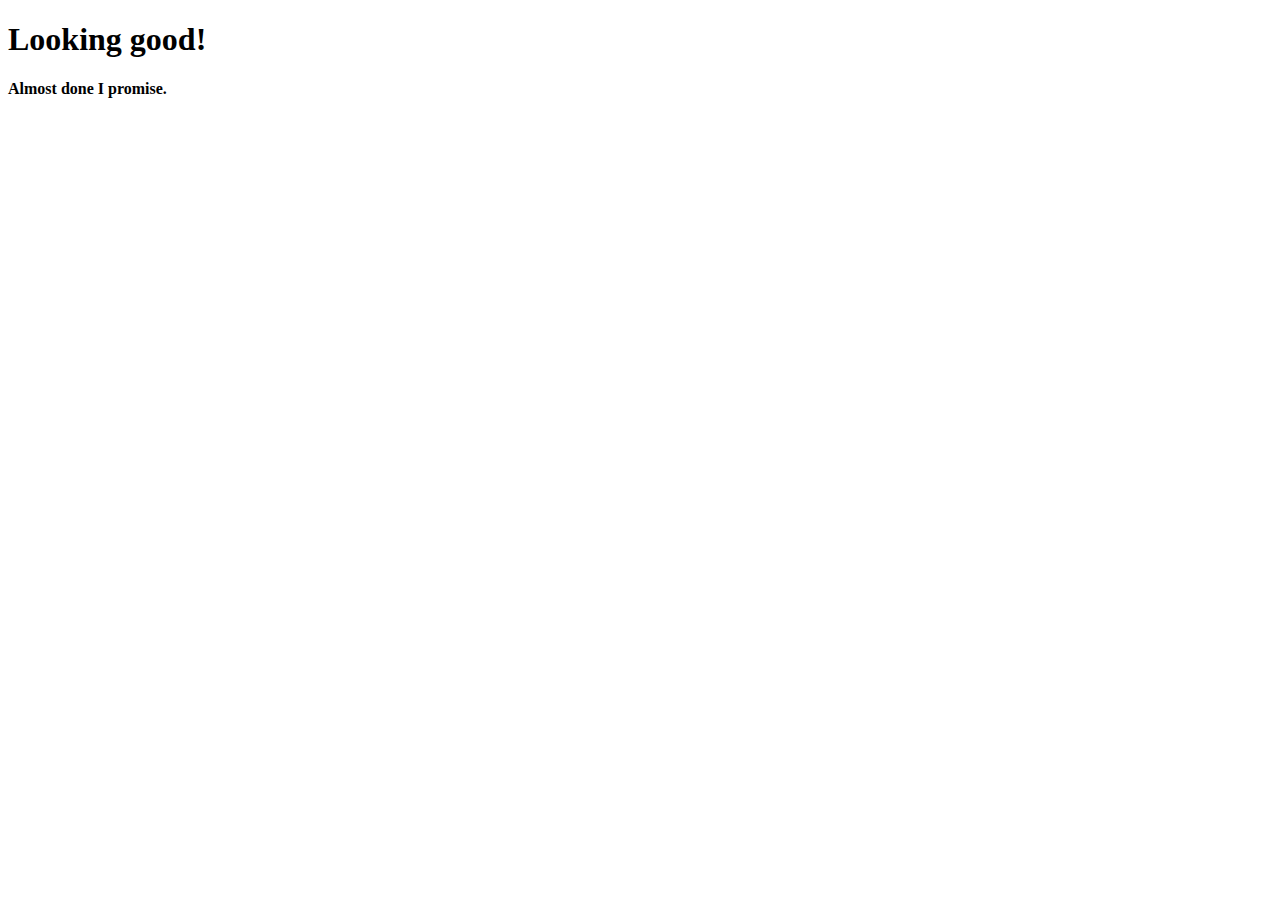
<file: a00/index.html>
<!DOCTYPE html>
<html lang="en">

<head>
    <meta charset="UTF-8">
    <meta name="viewport" content="width=device-width, initial-scale=1.0">
    <title>Assignment 0 test!</title>
</head>

<body>
    <div>
        <h1>Looking good!</h1>
        <strong>Almost done I promise.</strong>
    </div>
</body>

</html>
</file>
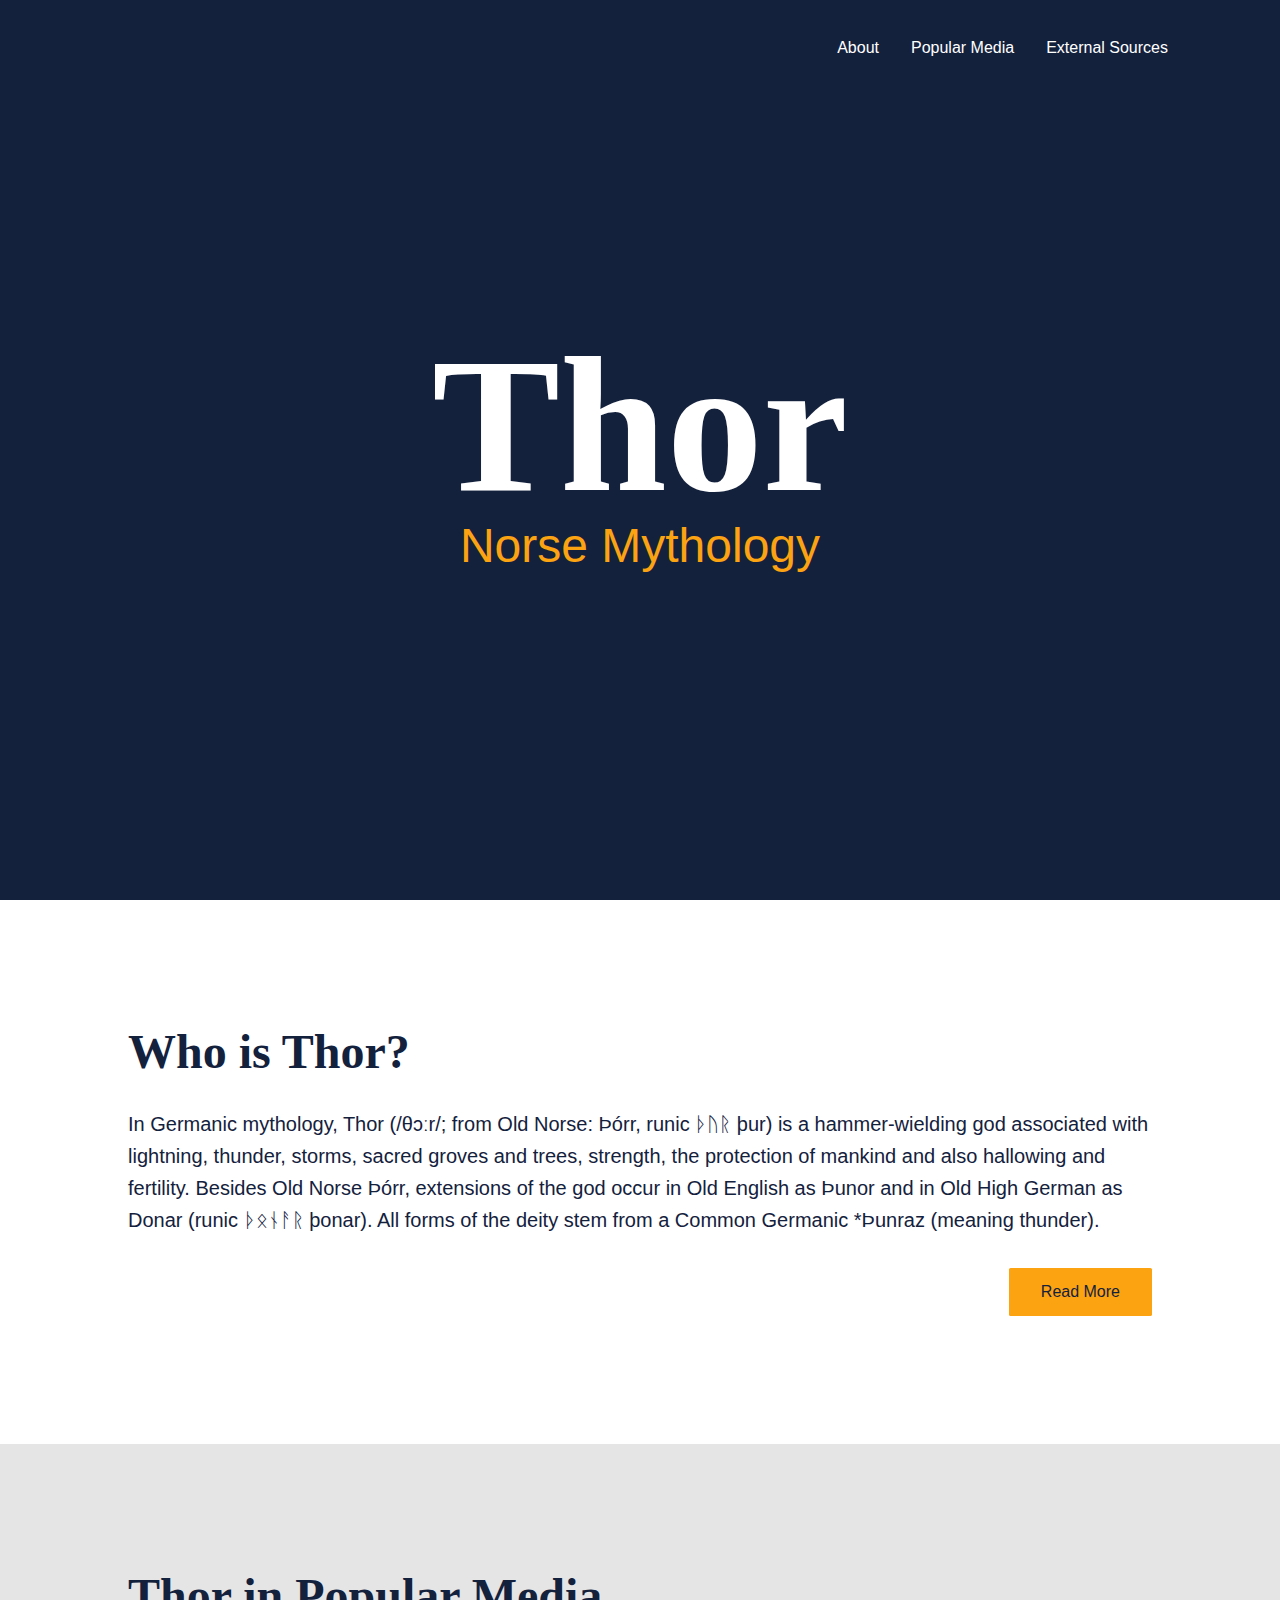
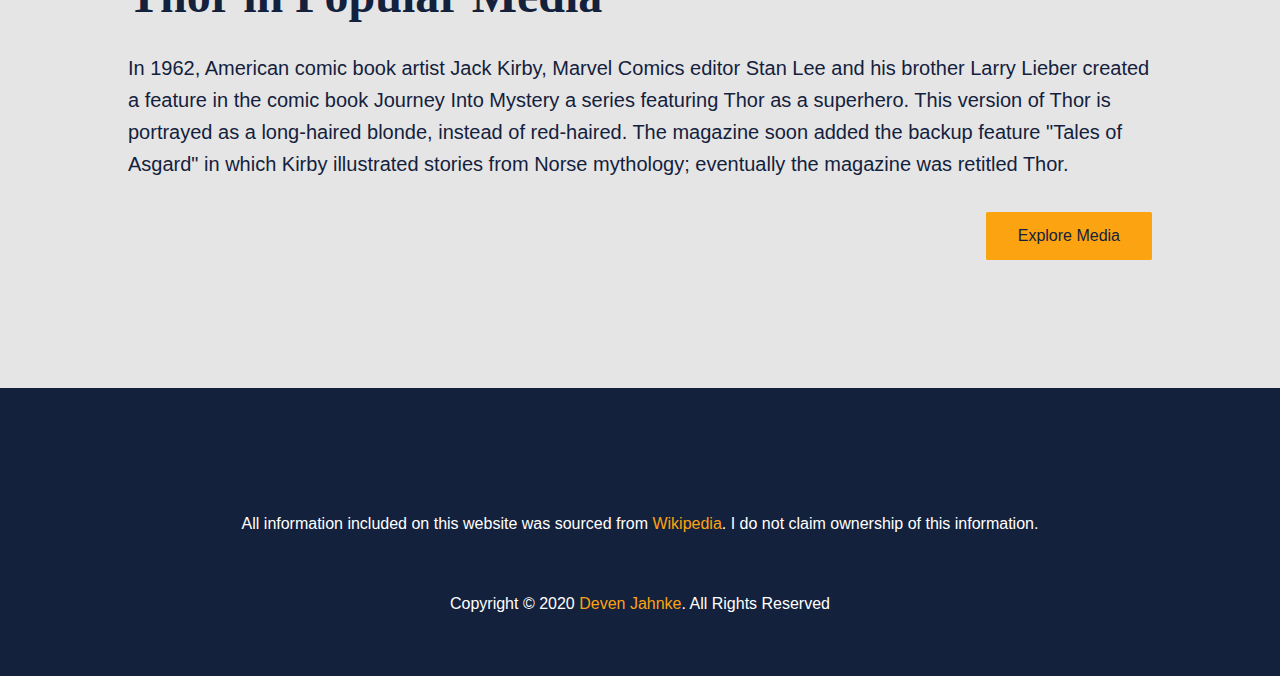
<file: a01/index.html>
<!DOCTYPE html>
<html lang="en">
<head>
    <meta charset="UTF-8">
    <meta name="viewport" content="width=device-width, initial-scale=1.0">
    <link rel="stylesheet" href="style.css">
    <title>Thor | Norse Mythology</title>
</head>
<body>
    
    <header>

        <nav>

            <ul>
                <li><a href="/about.html">About</a></li>
                <li><a href="/media.html">Popular Media</a></li>
                <li><a href="https://en.wikipedia.org/wiki/Thor">External Sources</a></li>
            </ul>

        </nav>

    </header>

    <section id="billboard">

        <h1>Thor</h1>
        <h2>Norse Mythology</h2>

    </section>

    <section class="body-section bg-light">

        <div class="wrapper">

            <h3>Who is Thor?</h3>

            <p>In Germanic mythology, Thor (/θɔːr/; from Old Norse: Þórr, runic ᚦᚢᚱ þur) is a hammer-wielding god associated with lightning, thunder, storms, sacred groves and trees, strength, the protection of mankind and also hallowing and fertility. Besides Old Norse Þórr, extensions of the god occur in Old English as Þunor and in Old High German as Donar (runic ᚦᛟᚾᚨᚱ þonar). All forms of the deity stem from a Common Germanic *Þunraz (meaning thunder).</p>

            <a href="/about.html" class="button-link">
                Read More
            </a>

        </div>

    </section>

    <section class="body-section bg-medium">

        <div class="wrapper">

            <h3>Thor in Popular Media</h3>

            <p>In 1962, American comic book artist Jack Kirby, Marvel Comics editor Stan Lee and his brother Larry Lieber created a feature in the comic book Journey Into Mystery a series featuring Thor as a superhero. This version of Thor is portrayed as a long-haired blonde, instead of red-haired. The magazine soon added the backup feature "Tales of Asgard" in which Kirby illustrated stories from Norse mythology; eventually the magazine was retitled Thor.</p>

            <a href="/media.html" class="button-link">
                Explore Media
            </a>

        </div>

    </section>

    <footer>

        <div class="wrapper">

            <p id="sources">
                All information included on this website was sourced from <a href="http://www/devendoes.com" class="accent">Wikipedia</a>. I do not claim ownership of this information. 
            </p>

            <p id="copyright">
                Copyright © 2020 <a href="http://www/devendoes.com" class="accent">Deven Jahnke</a>. All Rights Reserved 
            </p>

        </div>

    </footer>

</body>
</html>
</file>
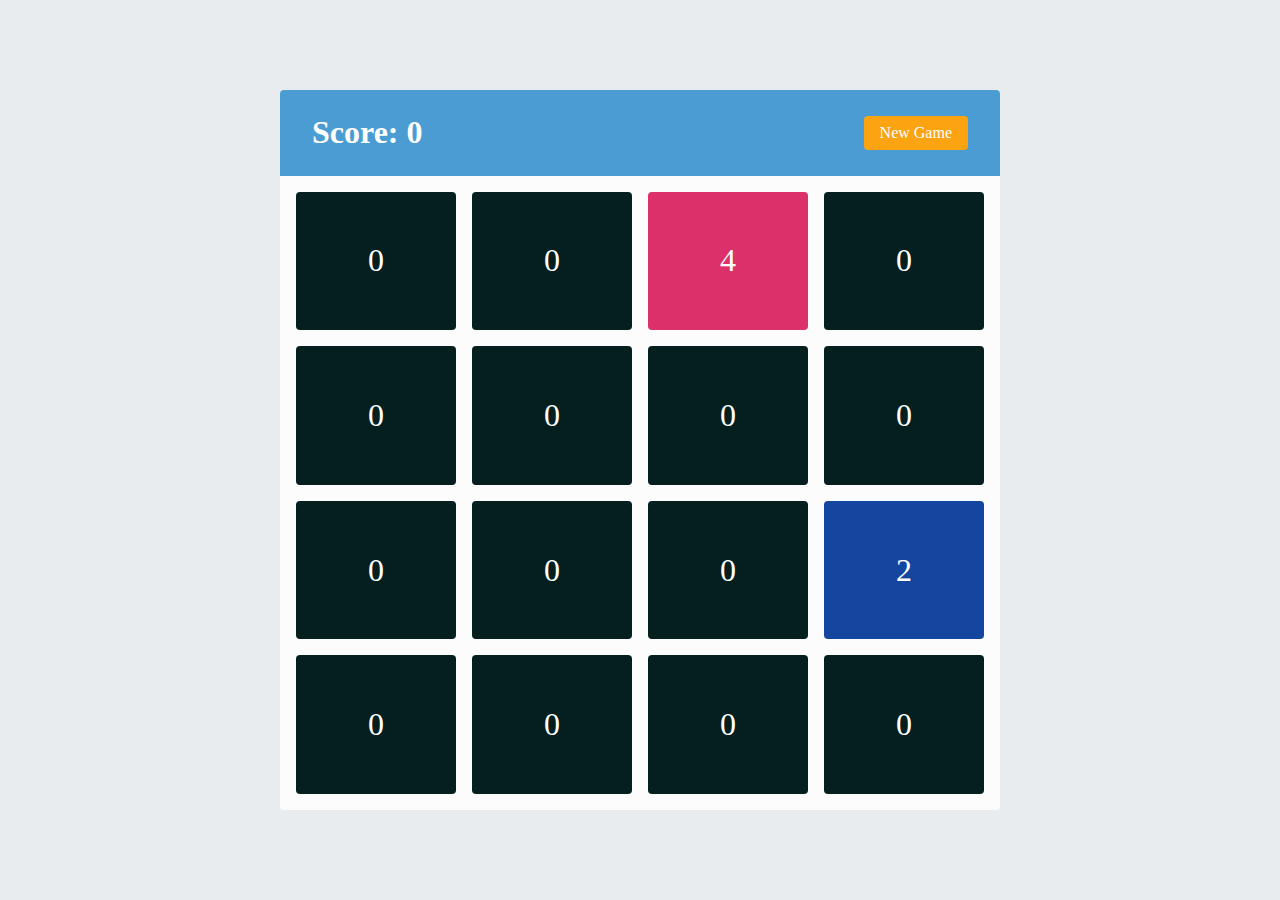
<file: a07/index.html>
<!doctype html>
<html lang="en">
<head>
    <meta charset="UTF-8">
    <meta name="viewport"
          content="width=device-width, user-scalable=no, initial-scale=1.0, maximum-scale=1.0, minimum-scale=1.0">
    <meta http-equiv="X-UA-Compatible" content="ie=edge">
    <link rel="stylesheet" href="./style.css">
    <title>2048</title>
</head>
<body>
    <div id="background">
        <section id="modal" class="hidden">
            <h1></h1>
            <p></p>
            <button class="newGame">New Game</button>
        </section>
        <section id="wrapper">
            <header>
                <h1 id="score">Score: 0</h1>
                <button class="newGame" type="button">New Game</button>
            </header>
            <article id="board">
                <div class="tile">0</div>
                <div class="tile">0</div>
                <div class="tile">0</div>
                <div class="tile">0</div>
                <div class="tile">0</div>
                <div class="tile">0</div>
                <div class="tile">0</div>
                <div class="tile">0</div>
                <div class="tile">0</div>
                <div class="tile">0</div>
                <div class="tile">0</div>
                <div class="tile">0</div>
                <div class="tile">0</div>
                <div class="tile">0</div>
                <div class="tile">0</div>
                <div class="tile">0</div>
            </article>
        </section>
    </div>
    <script src="./engine/game.js" type="module"></script>
    <script src="./app.js" type="module"></script>
</body>
</html>
</file>
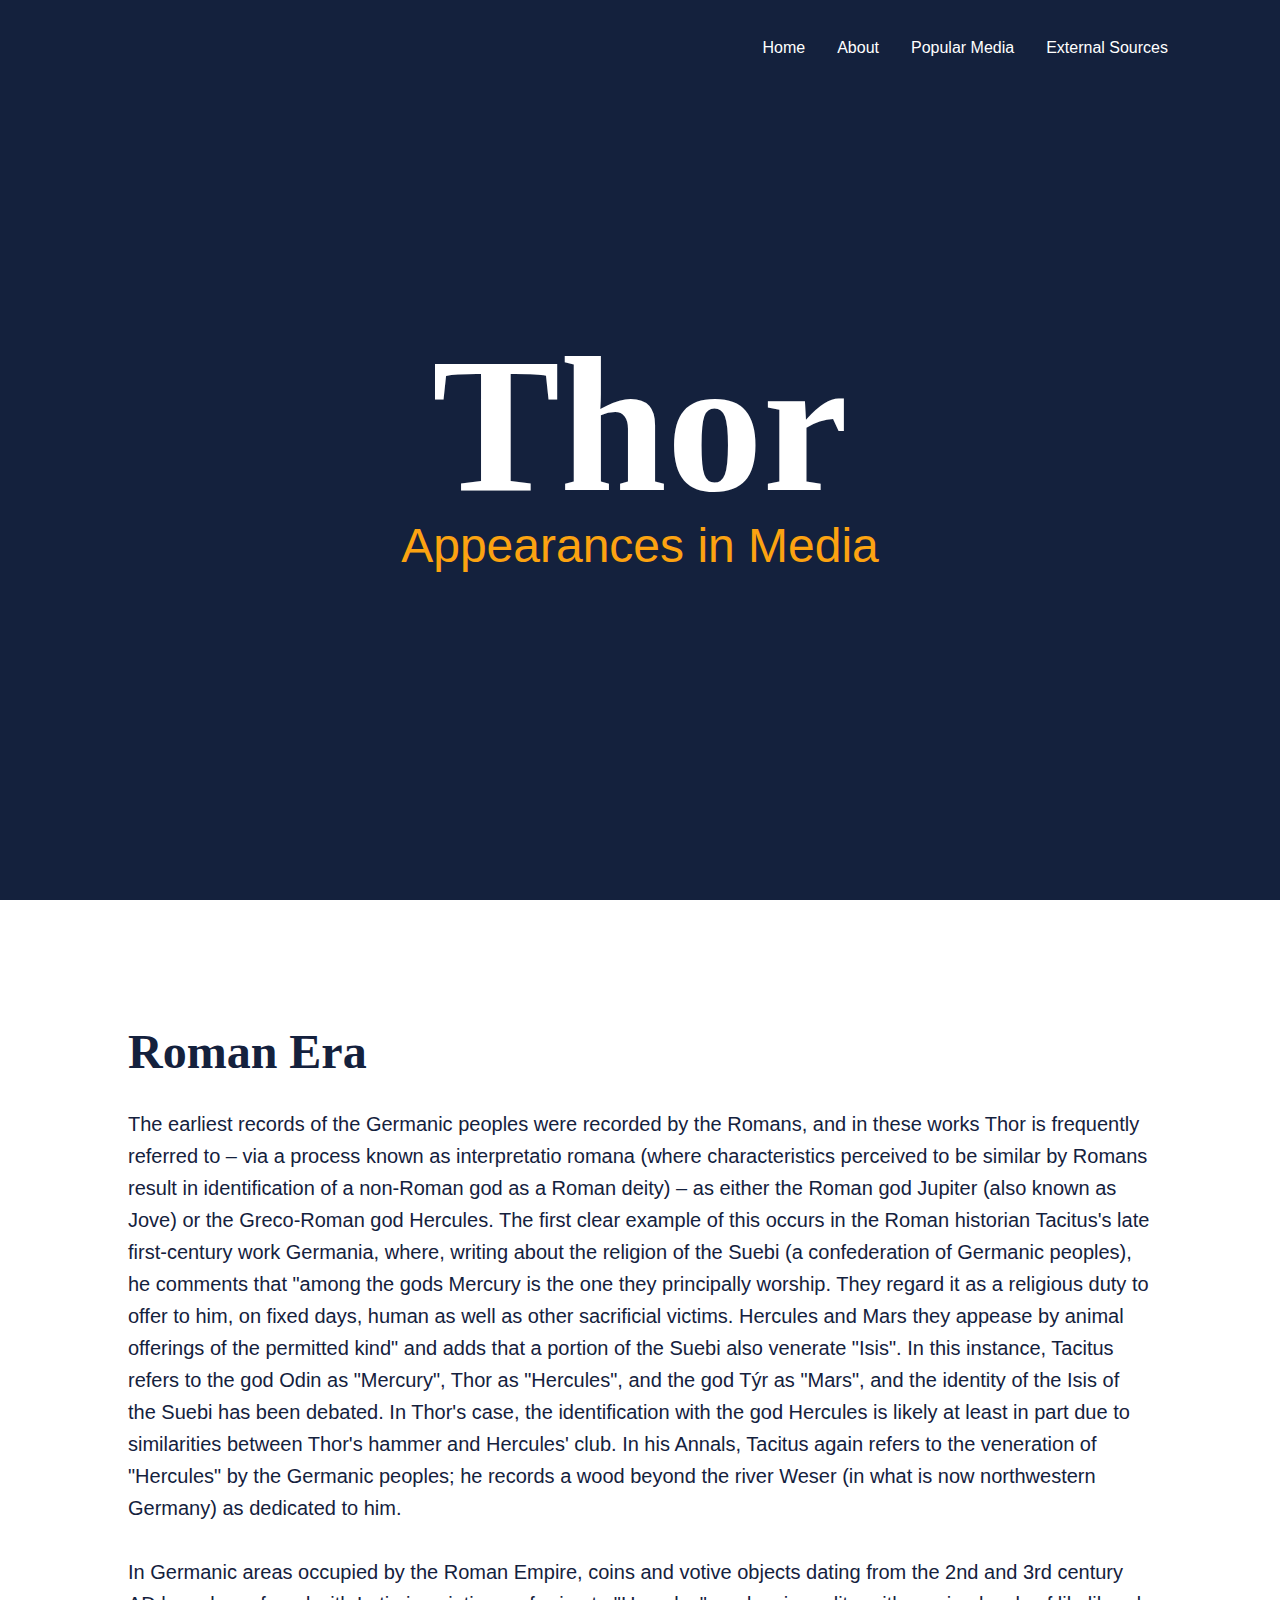
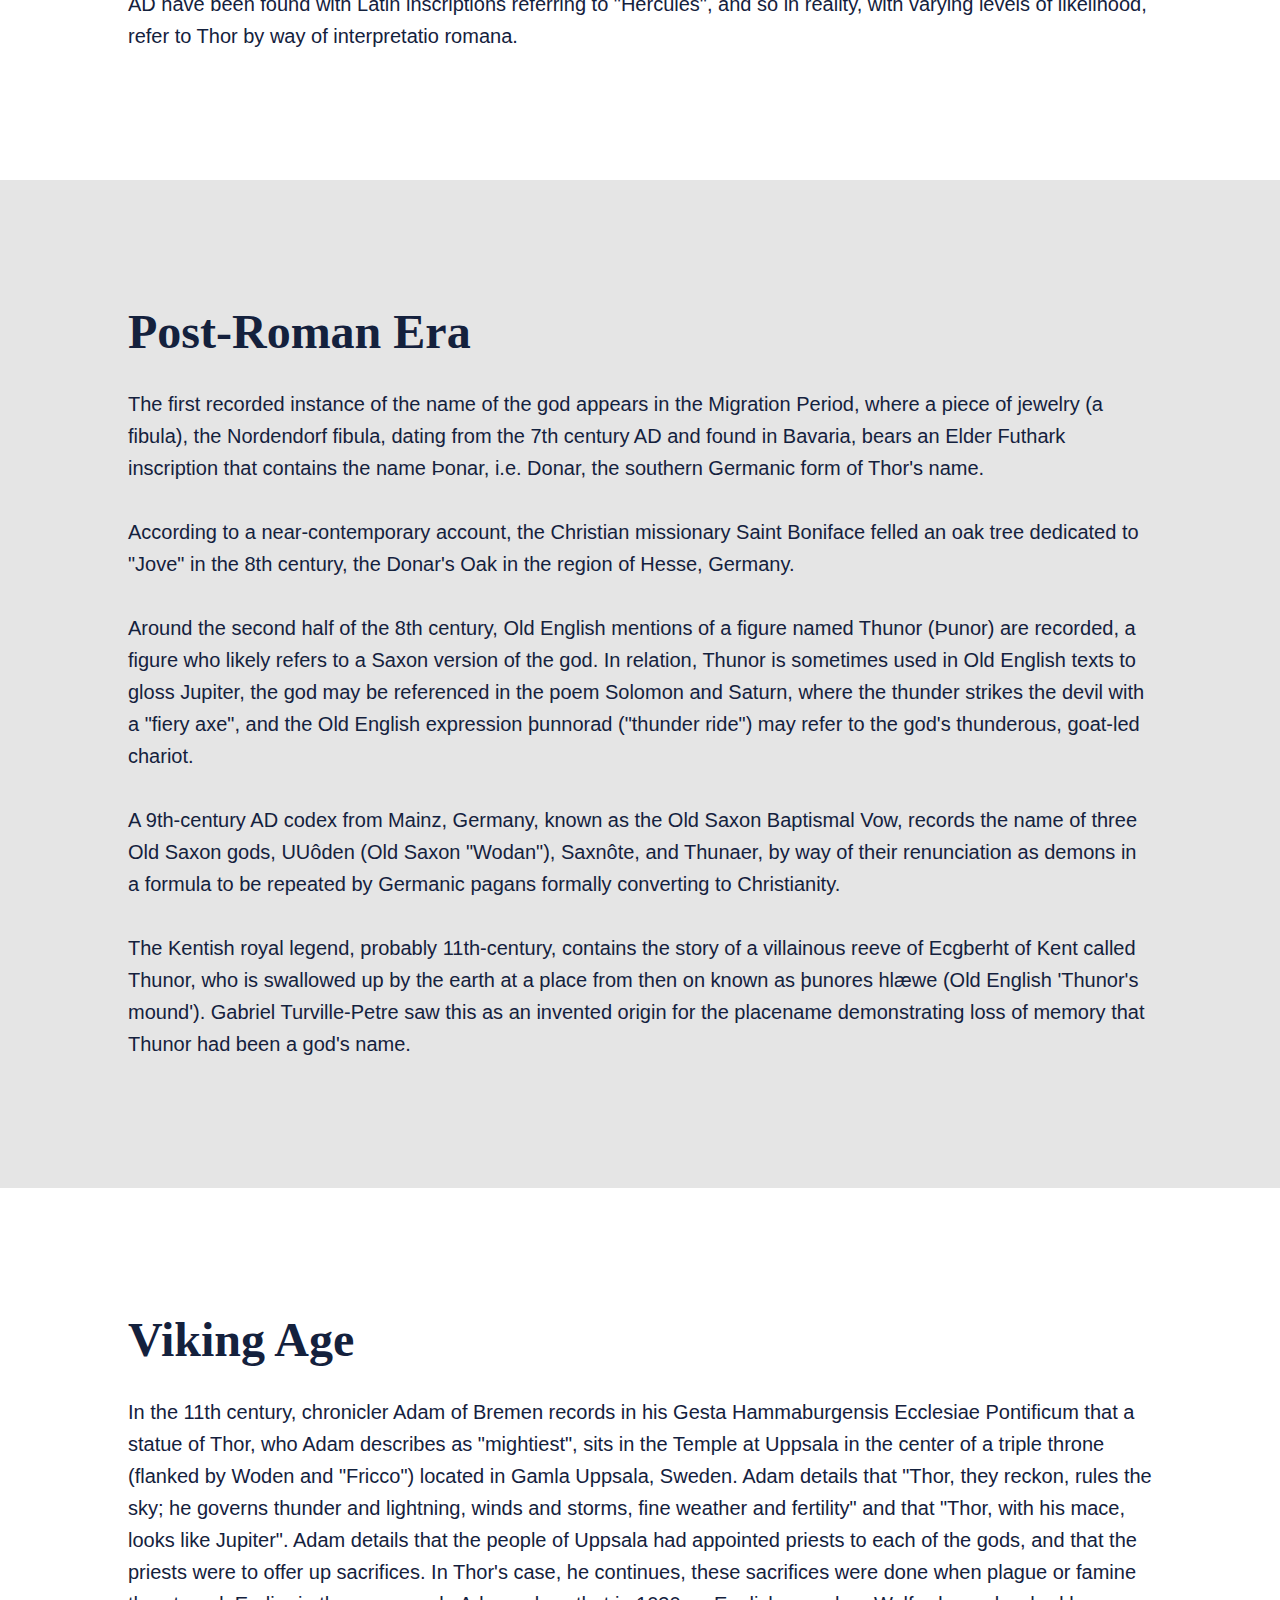
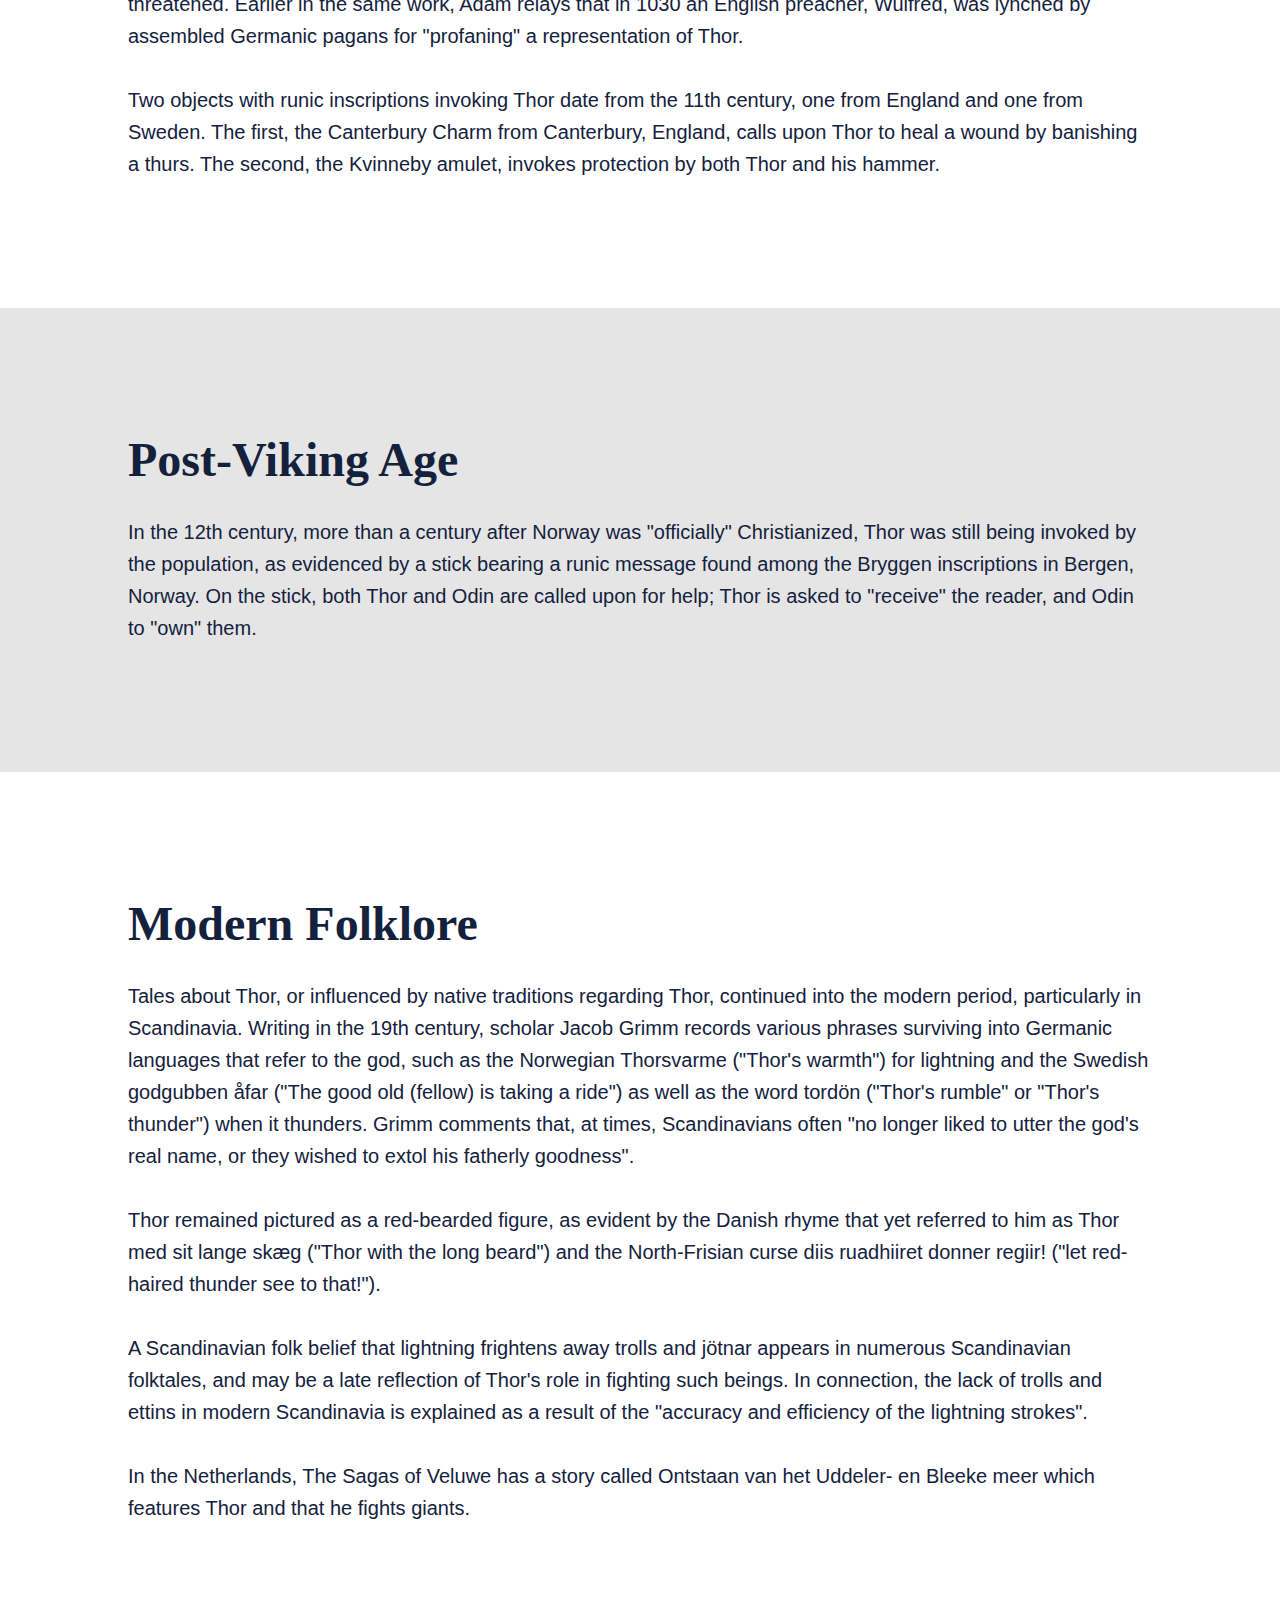
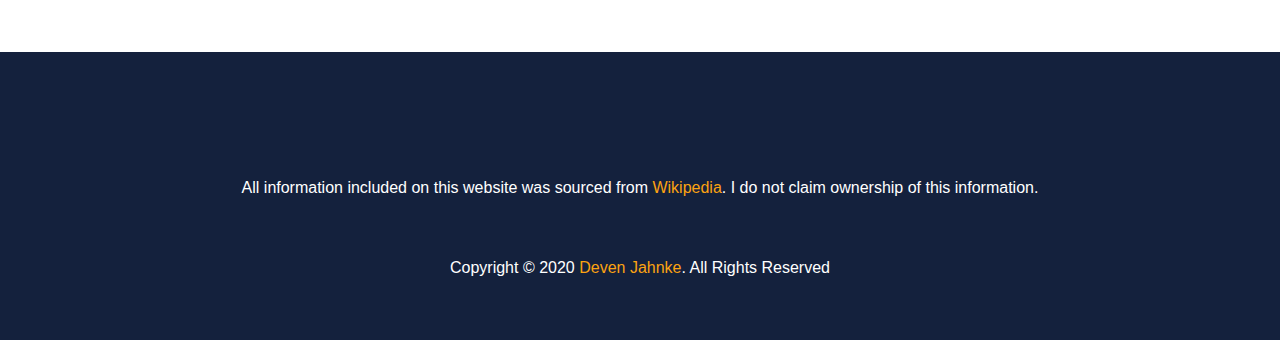
<file: a01/about.html>
<!DOCTYPE html>
<html lang="en">
<head>
    <meta charset="UTF-8">
    <meta name="viewport" content="width=device-width, initial-scale=1.0">
    <link rel="stylesheet" href="style.css">
    <title>Thor | Norse Mythology</title>
</head>
<body>
    
    <header>

        <nav>

            <ul>
                <li><a href="/index.html">Home</a></li>
                <li><a href="/about.html">About</a></li>
                <li><a href="/media.html">Popular Media</a></li>
                <li><a href="https://en.wikipedia.org/wiki/Thor">External Sources</a></li>
            </ul>

        </nav>

    </header>

    <section id="billboard">

        <h1>Thor</h1>
        <h2>Appearances in Media</h2>

    </section>

    <section class="body-section bg-light">

        <div class="wrapper">

            <h3>Roman Era</h3>

            <p>The earliest records of the Germanic peoples were recorded by the Romans, and in these works Thor is frequently referred to – via a process known as interpretatio romana (where characteristics perceived to be similar by Romans result in identification of a non-Roman god as a Roman deity) – as either the Roman god Jupiter (also known as Jove) or the Greco-Roman god Hercules. The first clear example of this occurs in the Roman historian Tacitus's late first-century work Germania, where, writing about the religion of the Suebi (a confederation of Germanic peoples), he comments that "among the gods Mercury is the one they principally worship. They regard it as a religious duty to offer to him, on fixed days, human as well as other sacrificial victims. Hercules and Mars they appease by animal offerings of the permitted kind" and adds that a portion of the Suebi also venerate "Isis". In this instance, Tacitus refers to the god Odin as "Mercury", Thor as "Hercules", and the god Týr as "Mars", and the identity of the Isis of the Suebi has been debated. In Thor's case, the identification with the god Hercules is likely at least in part due to similarities between Thor's hammer and Hercules' club. In his Annals, Tacitus again refers to the veneration of "Hercules" by the Germanic peoples; he records a wood beyond the river Weser (in what is now northwestern Germany) as dedicated to him.</p>

            <p>In Germanic areas occupied by the Roman Empire, coins and votive objects dating from the 2nd and 3rd century AD have been found with Latin inscriptions referring to "Hercules", and so in reality, with varying levels of likelihood, refer to Thor by way of interpretatio romana.</p>

        </div>

    </section>

    <section class="body-section bg-medium">

        <div class="wrapper">

            <h3>Post-Roman Era</h3>

            <p>The first recorded instance of the name of the god appears in the Migration Period, where a piece of jewelry (a fibula), the Nordendorf fibula, dating from the 7th century AD and found in Bavaria, bears an Elder Futhark inscription that contains the name Þonar, i.e. Donar, the southern Germanic form of Thor's name.</p>

            <p>According to a near-contemporary account, the Christian missionary Saint Boniface felled an oak tree dedicated to "Jove" in the 8th century, the Donar's Oak in the region of Hesse, Germany.</p>

            <p>Around the second half of the 8th century, Old English mentions of a figure named Thunor (Þunor) are recorded, a figure who likely refers to a Saxon version of the god. In relation, Thunor is sometimes used in Old English texts to gloss Jupiter, the god may be referenced in the poem Solomon and Saturn, where the thunder strikes the devil with a "fiery axe", and the Old English expression þunnorad ("thunder ride") may refer to the god's thunderous, goat-led chariot.</p>

            <p>A 9th-century AD codex from Mainz, Germany, known as the Old Saxon Baptismal Vow, records the name of three Old Saxon gods, UUôden (Old Saxon "Wodan"), Saxnôte, and Thunaer, by way of their renunciation as demons in a formula to be repeated by Germanic pagans formally converting to Christianity.</p>

            <p>The Kentish royal legend, probably 11th-century, contains the story of a villainous reeve of Ecgberht of Kent called Thunor, who is swallowed up by the earth at a place from then on known as þunores hlæwe (Old English 'Thunor's mound'). Gabriel Turville-Petre saw this as an invented origin for the placename demonstrating loss of memory that Thunor had been a god's name.</p>

        </div>

    </section>

    <section class="body-section bg-light">

        <div class="wrapper">

            <h3>Viking Age</h3>

            <p>In the 11th century, chronicler Adam of Bremen records in his Gesta Hammaburgensis Ecclesiae Pontificum that a statue of Thor, who Adam describes as "mightiest", sits in the Temple at Uppsala in the center of a triple throne (flanked by Woden and "Fricco") located in Gamla Uppsala, Sweden. Adam details that "Thor, they reckon, rules the sky; he governs thunder and lightning, winds and storms, fine weather and fertility" and that "Thor, with his mace, looks like Jupiter". Adam details that the people of Uppsala had appointed priests to each of the gods, and that the priests were to offer up sacrifices. In Thor's case, he continues, these sacrifices were done when plague or famine threatened. Earlier in the same work, Adam relays that in 1030 an English preacher, Wulfred, was lynched by assembled Germanic pagans for "profaning" a representation of Thor.</p>

            <p>Two objects with runic inscriptions invoking Thor date from the 11th century, one from England and one from Sweden. The first, the Canterbury Charm from Canterbury, England, calls upon Thor to heal a wound by banishing a thurs. The second, the Kvinneby amulet, invokes protection by both Thor and his hammer.</p>

        </div>

    </section>

    <section class="body-section bg-medium">

        <div class="wrapper">

            <h3>Post-Viking Age</h3>

            <p>In the 12th century, more than a century after Norway was "officially" Christianized, Thor was still being invoked by the population, as evidenced by a stick bearing a runic message found among the Bryggen inscriptions in Bergen, Norway. On the stick, both Thor and Odin are called upon for help; Thor is asked to "receive" the reader, and Odin to "own" them.</p>

        </div>

    </section>

    <section class="body-section bg-light">

        <div class="wrapper">

            <h3>Modern Folklore</h3>

            <p>Tales about Thor, or influenced by native traditions regarding Thor, continued into the modern period, particularly in Scandinavia. Writing in the 19th century, scholar Jacob Grimm records various phrases surviving into Germanic languages that refer to the god, such as the Norwegian Thorsvarme ("Thor's warmth") for lightning and the Swedish godgubben åfar ("The good old (fellow) is taking a ride") as well as the word tordön ("Thor's rumble" or "Thor's thunder") when it thunders. Grimm comments that, at times, Scandinavians often "no longer liked to utter the god's real name, or they wished to extol his fatherly goodness".</p>

            <p>Thor remained pictured as a red-bearded figure, as evident by the Danish rhyme that yet referred to him as Thor med sit lange skæg ("Thor with the long beard") and the North-Frisian curse diis ruadhiiret donner regiir! ("let red-haired thunder see to that!").</p>

            <p>A Scandinavian folk belief that lightning frightens away trolls and jötnar appears in numerous Scandinavian folktales, and may be a late reflection of Thor's role in fighting such beings. In connection, the lack of trolls and ettins in modern Scandinavia is explained as a result of the "accuracy and efficiency of the lightning strokes".</p>

            <p>In the Netherlands, The Sagas of Veluwe has a story called Ontstaan van het Uddeler- en Bleeke meer which features Thor and that he fights giants.</p>

        </div>

    </section>

    <footer>

        <div class="wrapper">

            <p id="sources">
                All information included on this website was sourced from <a href="http://www/devendoes.com" class="accent">Wikipedia</a>. I do not claim ownership of this information. 
            </p>

            <p id="copyright">
                Copyright © 2020 <a href="http://www/devendoes.com" class="accent">Deven Jahnke</a>. All Rights Reserved 
            </p>

        </div>

    </footer>

</body>
</html>
</file>
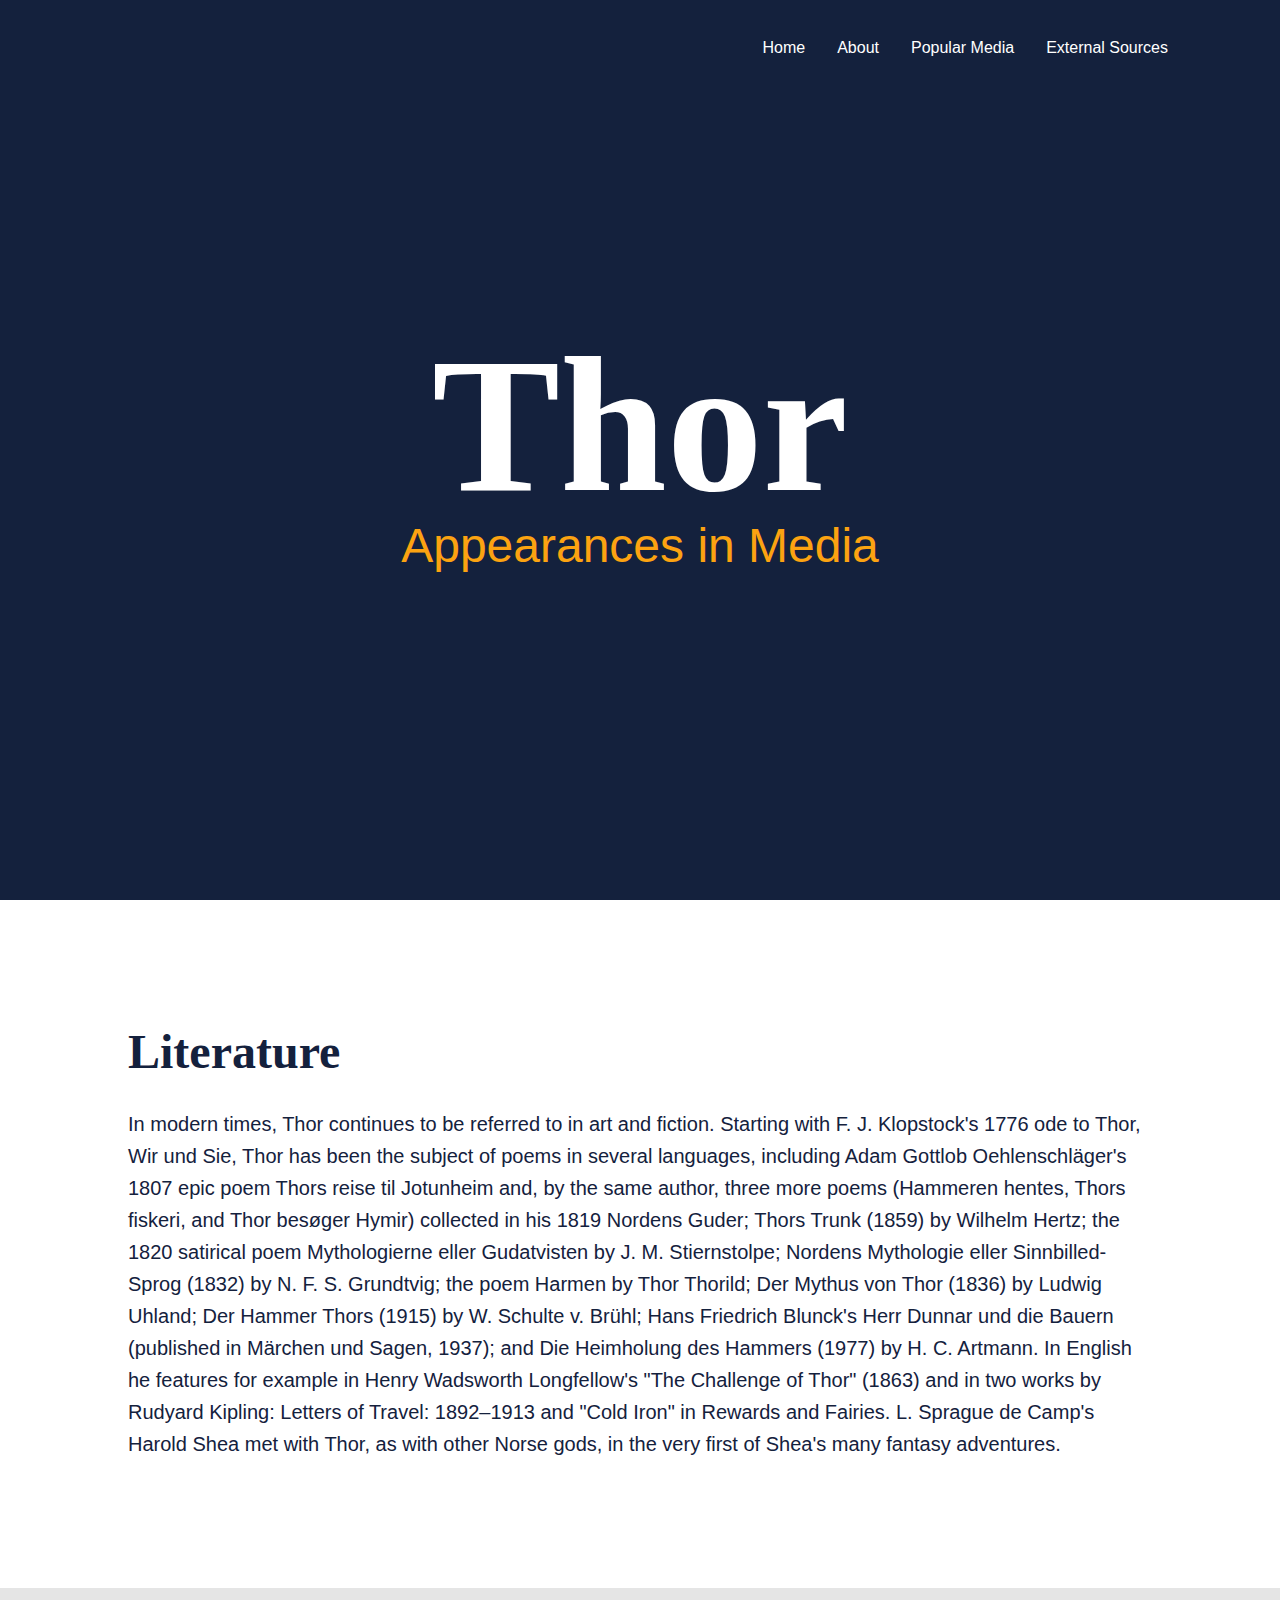
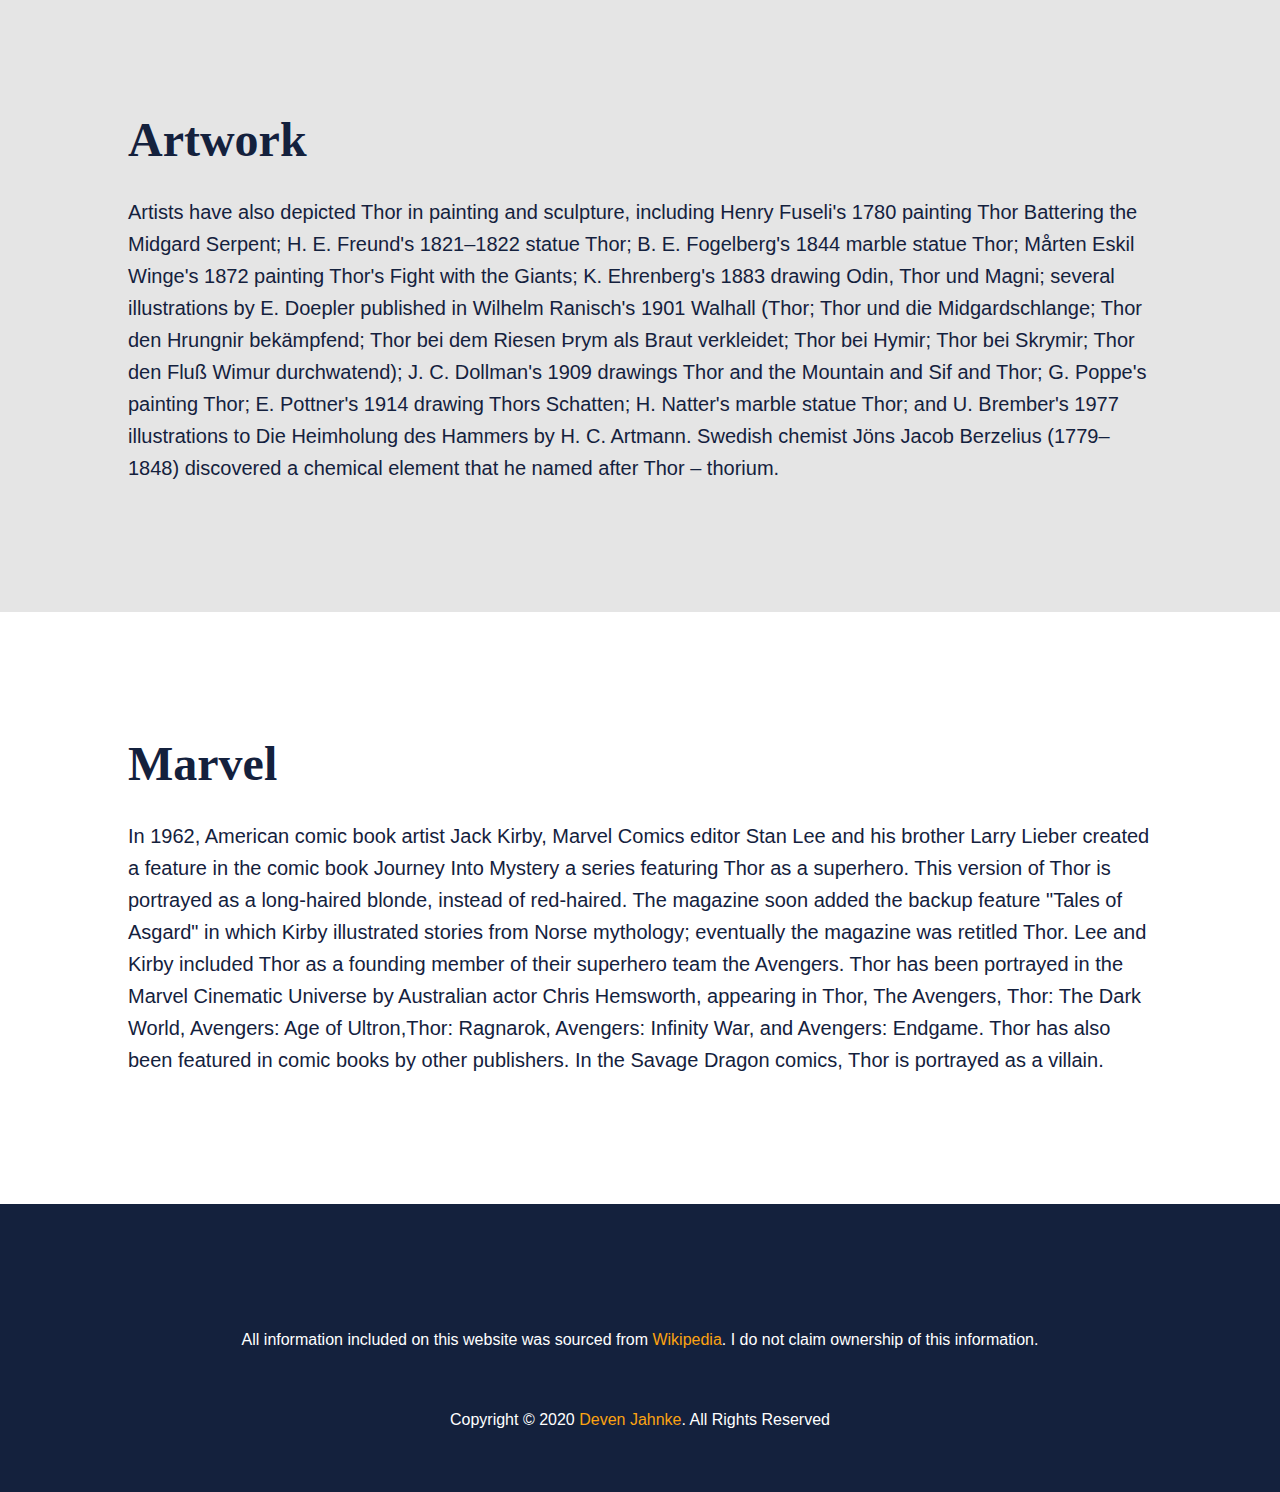
<file: a01/media.html>
<!DOCTYPE html>
<html lang="en">
<head>
    <meta charset="UTF-8">
    <meta name="viewport" content="width=device-width, initial-scale=1.0">
    <link rel="stylesheet" href="style.css">
    <title>Thor | Norse Mythology</title>
</head>
<body>
    
    <header>

        <nav>

            <ul>
                <li><a href="/index.html">Home</a></li>
                <li><a href="/about.html">About</a></li>
                <li><a href="/media.html">Popular Media</a></li>
                <li><a href="https://en.wikipedia.org/wiki/Thor">External Sources</a></li>
            </ul>

        </nav>

    </header>

    <section id="billboard">

        <h1>Thor</h1>
        <h2>Appearances in Media</h2>

    </section>

    <section class="body-section bg-light">

        <div class="wrapper">

            <h3>Literature</h3>

            <p>In modern times, Thor continues to be referred to in art and fiction. Starting with F. J. Klopstock's 1776 ode to Thor, Wir und Sie, Thor has been the subject of poems in several languages, including Adam Gottlob Oehlenschläger's 1807 epic poem Thors reise til Jotunheim and, by the same author, three more poems (Hammeren hentes, Thors fiskeri, and Thor besøger Hymir) collected in his 1819 Nordens Guder; Thors Trunk (1859) by Wilhelm Hertz; the 1820 satirical poem Mythologierne eller Gudatvisten by J. M. Stiernstolpe; Nordens Mythologie eller Sinnbilled-Sprog (1832) by N. F. S. Grundtvig; the poem Harmen by Thor Thorild; Der Mythus von Thor (1836) by Ludwig Uhland; Der Hammer Thors (1915) by W. Schulte v. Brühl; Hans Friedrich Blunck's Herr Dunnar und die Bauern (published in Märchen und Sagen, 1937); and Die Heimholung des Hammers (1977) by H. C. Artmann. In English he features for example in Henry Wadsworth Longfellow's "The Challenge of Thor" (1863) and in two works by Rudyard Kipling: Letters of Travel: 1892–1913 and "Cold Iron" in Rewards and Fairies. L. Sprague de Camp's Harold Shea met with Thor, as with other Norse gods, in the very first of Shea's many fantasy adventures.</p>

        </div>

    </section>

    <section class="body-section bg-medium">

        <div class="wrapper">

            <h3>Artwork</h3>

            <p>Artists have also depicted Thor in painting and sculpture, including Henry Fuseli's 1780 painting Thor Battering the Midgard Serpent; H. E. Freund's 1821–1822 statue Thor; B. E. Fogelberg's 1844 marble statue Thor; Mårten Eskil Winge's 1872 painting Thor's Fight with the Giants; K. Ehrenberg's 1883 drawing Odin, Thor und Magni; several illustrations by E. Doepler published in Wilhelm Ranisch's 1901 Walhall (Thor; Thor und die Midgardschlange; Thor den Hrungnir bekämpfend; Thor bei dem Riesen Þrym als Braut verkleidet; Thor bei Hymir; Thor bei Skrymir; Thor den Fluß Wimur durchwatend); J. C. Dollman's 1909 drawings Thor and the Mountain and Sif and Thor; G. Poppe's painting Thor; E. Pottner's 1914 drawing Thors Schatten; H. Natter's marble statue Thor; and U. Brember's 1977 illustrations to Die Heimholung des Hammers by H. C. Artmann. Swedish chemist Jöns Jacob Berzelius (1779–1848) discovered a chemical element that he named after Thor – thorium.</p>

        </div>

    </section>

    <section class="body-section bg-light">

        <div class="wrapper">

            <h3>Marvel</h3>

            <p>In 1962, American comic book artist Jack Kirby, Marvel Comics editor Stan Lee and his brother Larry Lieber created a feature in the comic book Journey Into Mystery a series featuring Thor as a superhero. This version of Thor is portrayed as a long-haired blonde, instead of red-haired. The magazine soon added the backup feature "Tales of Asgard" in which Kirby illustrated stories from Norse mythology; eventually the magazine was retitled Thor. Lee and Kirby included Thor as a founding member of their superhero team the Avengers. Thor has been portrayed in the Marvel Cinematic Universe by Australian actor Chris Hemsworth, appearing in Thor, The Avengers, Thor: The Dark World, Avengers: Age of Ultron,Thor: Ragnarok, Avengers: Infinity War, and Avengers: Endgame. Thor has also been featured in comic books by other publishers. In the Savage Dragon comics, Thor is portrayed as a villain.</p>

        </div>

    </section>

    <footer>

        <div class="wrapper">

            <p id="sources">
                All information included on this website was sourced from <a href="http://www/devendoes.com" class="accent">Wikipedia</a>. I do not claim ownership of this information. 
            </p>

            <p id="copyright">
                Copyright © 2020 <a href="http://www/devendoes.com" class="accent">Deven Jahnke</a>. All Rights Reserved 
            </p>

        </div>

    </footer>

</body>
</html>
</file>
<file: a07/style.css>
body {
    margin: 0;
    padding: 0;
    border-collapse: separate;
}

#background {
    background-color: #e9ecee;
    height: 100vh;
    width: 100vw;
    display: flex;
    justify-content: center;
    align-items: center;
}

#modal {
    position: absolute;
    width: 80vh;
    height: 80vh;
    z-index: 50;
    background-color: #fca311;
    flex-direction: column;
    justify-content: center;
    align-items: center;
}

#modal h1 {
    font-family: "Arial Black", serif;
    font-size: 2rem;
    margin-bottom: 1rem;
    color: #ffffff;
}

#modal p {
    font-family: "Arial Black", serif;
    font-size: 1rem;
    color: #ffffff;
}

#modal button {
    display: block;
    font-family: "Arial Black", serif;
    font-size: 1rem;
    background-color: #4B9CD3;
    color: #ffffff;
    border: none;
    padding: 0.5rem 1rem;
    margin: 2rem 1rem;
    border-radius: 0.25rem;
}

#modal button:hover {
    background-color: #303030;
    color: #ffffff;
}

#wrapper {
    height: 80vh;
    width: 80vh;
    background: #fcfcfc;
    border-radius: 0.25rem;
    border-collapse: separate;
    display: flex;
    flex-direction: column;
}

header {
    height: 4rem;
    padding: 1rem;
    background-color: #4B9CD3;
    display: flex;
    justify-content: space-between;
    align-items: center;
    border-radius: 0.25rem 0.25rem 0 0;
}

header h1 {
    font-family: "Arial Black", serif;
    font-size: 2rem;
    margin: 0 1rem;
    color: #ffffff;
}

header button {
    display: block;
    font-family: "Arial Black", serif;
    font-size: 1rem;
    background-color: #fca311;
    color: #ffffff;
    border: none;
    padding: 0.5rem 1rem;
    margin: 0 1rem;
    border-radius: 0.25rem;
}

header button:hover {
    background-color: #303030;
    color: #ffffff;
}

#board {
    display: grid;
    grid-auto-flow: row;
    grid-template-columns: 1fr 1fr 1fr 1fr;
    grid-gap: 1rem;
    height: 100%;
    margin: 1rem;
    border: #303030;
}

#board .tile {
    display: flex;
    justify-content: center;
    align-items: center;
    font-family: "Arial Black", serif;
    font-size: 2rem;
    color: #ffffff;
    border-radius: 0.25rem;
}

.tile-0 {
    background-color: #041F1E;
}

.tile-2 {
    background-color: #1446A0;
}

.tile-4 {
    background-color: #DB3069;
}

.tile-8 {
    background-color: #F5D547;
}

.tile-16 {
    background-color: #659157;
}

.tile-32 {
    background-color: #FF7F11;
}

.tile-64 {
    background-color: #07A0C3;
}

.tile-128 {
    background-color: #06D6A0;
}

.tile-256 {
    background-color: #590004;
}

.tile-512 {
    background-color: #A682FF;
}

.tile-1024 {
    background-color: #F2A359;
}

.tile-2048 {
    background-color: #EEE5E9;
}

.visible {
    display: flex;
}

.hidden {
    display: none;
}
</file>
<file: a01/style.css>
/* http://meyerweb.com/eric/tools/css/reset/ 
   v2.0 | 20110126
   License: none (public domain)
*/

html, body, div, span, applet, object, iframe,
h1, h2, h3, h4, h5, h6, p, blockquote, pre,
a, abbr, acronym, address, big, cite, code,
del, dfn, em, img, ins, kbd, q, s, samp,
small, strike, strong, sub, sup, tt, var,
b, u, i, center,
dl, dt, dd, ol, ul, li,
fieldset, form, label, legend,
table, caption, tbody, tfoot, thead, tr, th, td,
article, aside, canvas, details, embed, 
figure, figcaption, footer, header, hgroup, 
menu, nav, output, ruby, section, summary,
time, mark, audio, video {
	margin: 0;
	padding: 0;
	border: 0;
	font-size: 100%;
	font: inherit;
	vertical-align: baseline;
}
/* HTML5 display-role reset for older browsers */
article, aside, details, figcaption, figure, 
footer, header, hgroup, menu, nav, section {
	display: block;
}
body {
	line-height: 1;
}
ol, ul {
	list-style: none;
}
blockquote, q {
	quotes: none;
}
blockquote:before, blockquote:after,
q:before, q:after {
	content: '';
	content: none;
}
table {
	border-collapse: collapse;
	border-spacing: 0;
}

/*
*
*   My Custom CSS
*
*/

.button-link {
    padding: 1rem 2rem;
    background-color: #fca311;
    border: none;
    border-radius: 0.1rem;
    color: #14213d;
    font-family: 'Segoe UI', Tahoma, Geneva, Verdana, sans-serif;
    font-weight: normal;
    font-size: 1rem;
    text-decoration: none;
    transform: scale(1, 1);
    transition: transform 0.2s ease-in;
    z-index: 0;
}

.button-link:hover {
    transform: scale(1.05, 1.05);
    transition: transform 0.2s ease-in;
}

.bg-light {
    background-color: #ffffff;
}

.bg-medium {
    background-color: #e5e5e5;
}

.bg-dark {
    background-color: #14213d;
}

.body-section > .wrapper > h3 {
    font-family: Cambria, Cochin, Georgia, Times, 'Times New Roman', serif;
    font-weight: bold;
    font-size: 3rem;
    color: #14213d;
}

.body-section > .wrapper > p {
    font-family: 'Segoe UI', Tahoma, Geneva, Verdana, sans-serif;
    font-weight: lighter;
    font-size: 1.25rem;
    color: #14213d;
    margin-top: 2rem;
    line-height: 2rem;
}

.body-section > .wrapper > a {
    align-self: flex-end;
    margin-top: 2rem;
}

header {
    width: 100vw;
    height: 6rem;
    position: fixed;
    background-color: #14213d;
    z-index: 10;
}

nav {
    height: 100%;
}

nav > ul {
    height: 100%;
    display: flex;
    align-items: center;
    justify-content: flex-end;
    margin-right: 6rem;
}

nav > ul > li {
    padding: 1rem;
}

nav > ul > li > a {
    color: #ffffff;
    font-family: 'Segoe UI', Tahoma, Geneva, Verdana, sans-serif;
    font-weight: lighter;
    font-size: 1rem;
    text-decoration: none;
}

nav > ul > li > a:hover {
    text-decoration: underline;
    color: #fca311;
}

section {
    width: 100%;
    height: 100%;
}

section > .wrapper {
    padding: 8rem;
    display: flex;
    flex-direction: column;
    justify-content: center;
    flex-grow: 0;
}

#billboard {
    height: 100vh;
    background-color: #14213d;
    display: flex;
    flex-direction: column;
    justify-content: center;
    align-items: center;
}

#billboard > h1 {
    font-family: Cambria, Cochin, Georgia, Times, 'Times New Roman', serif;
    font-weight: bold;
    font-size: 12rem;
    color: #ffffff;
}

#billboard > h2 {
    font-family: 'Segoe UI', Tahoma, Geneva, Verdana, sans-serif;
    font-weight: lighter;
    font-size: 3rem;
    color: #fca311;
}

footer {
    width: 100%;
    display: flex;
    flex-direction: column;
    justify-content: center;
    align-items: center;
    background-color: #14213d;
}

footer > .wrapper {
    padding: 4rem;
    display: flex;
    flex-direction: column;
    justify-content: center;
    align-items: center;
    flex-grow: 0;
}

footer > .wrapper > p {
    margin-top: 4rem;
    color: #ffffff;
    font-family: 'Segoe UI', Tahoma, Geneva, Verdana, sans-serif;
    font-weight: lighter;
    font-size: 1rem;
}

footer > .wrapper > p > a {
    color: #fca311;
    text-decoration: none;
}

footer > .wrapper > p > a:hover {
    text-decoration: underline;
}
</file>
